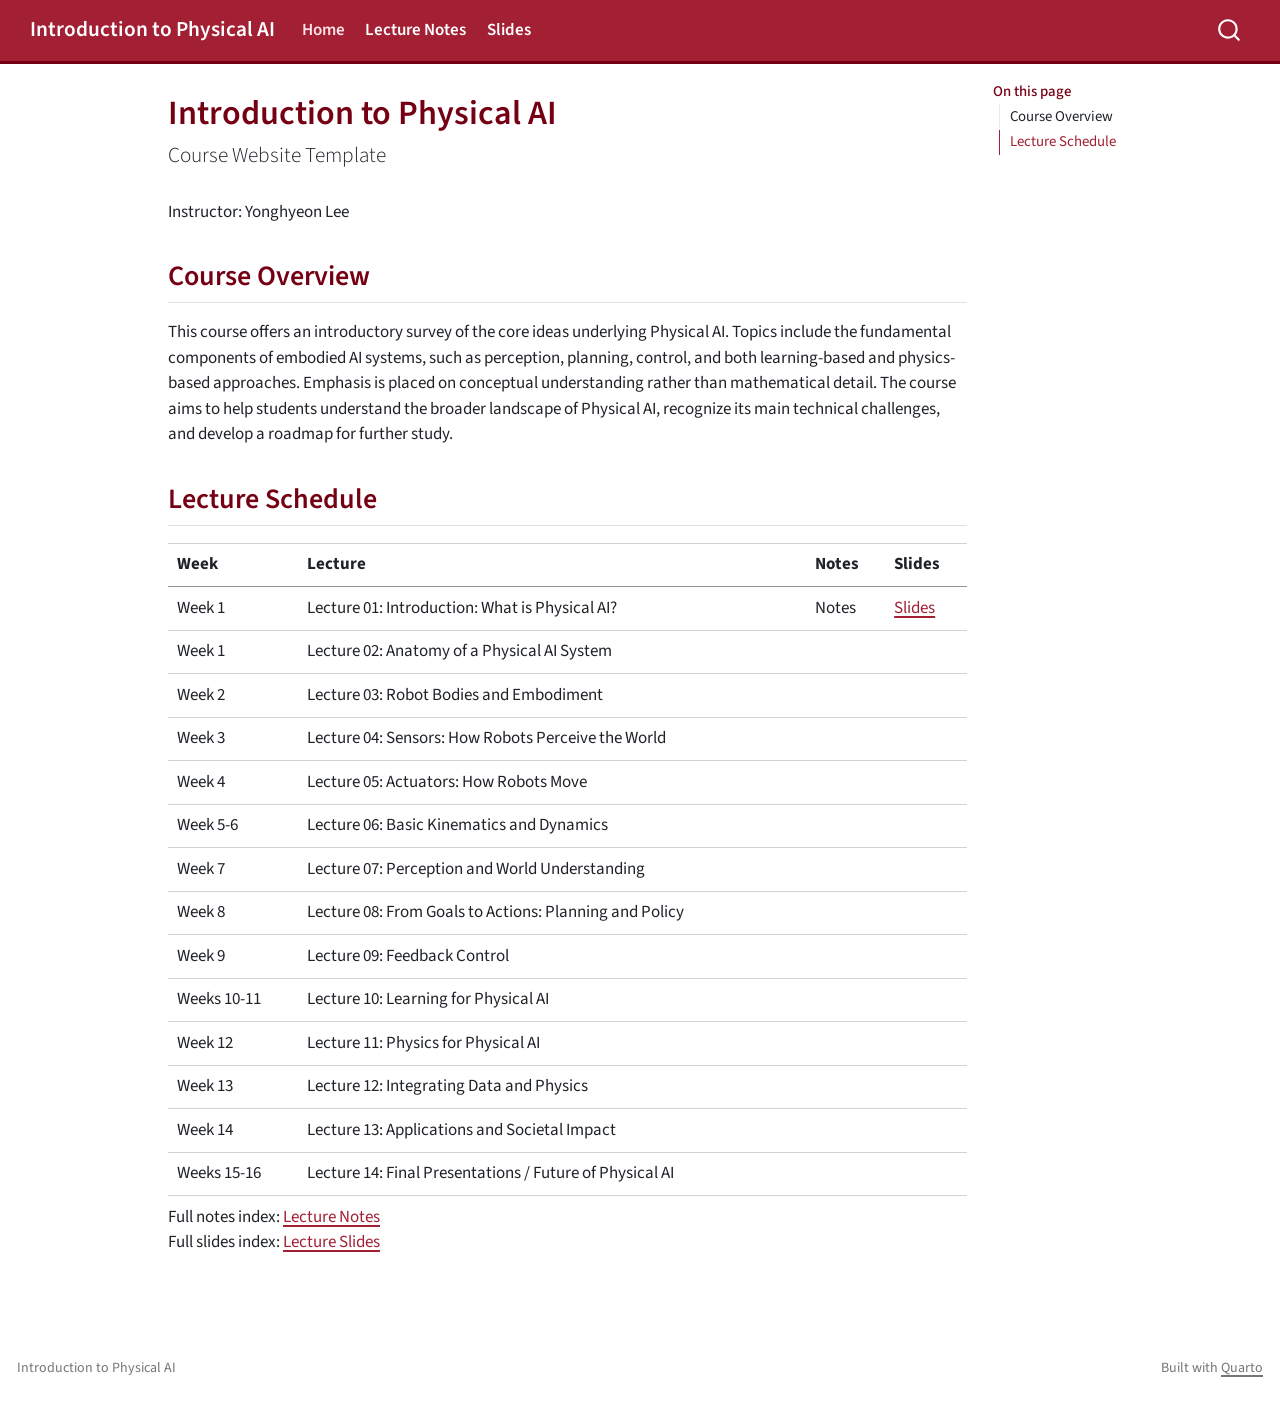
<file: docs/index.html>
<!DOCTYPE html>
<html xmlns="http://www.w3.org/1999/xhtml" lang="en" xml:lang="en"><head>

<meta charset="utf-8">
<meta name="generator" content="quarto-1.9.36">

<meta name="viewport" content="width=device-width, initial-scale=1.0, user-scalable=yes">


<title>Introduction to Physical AI</title>
<style>
/* Default styles provided by pandoc.
** See https://pandoc.org/MANUAL.html#variables-for-html for config info.
*/
code{white-space: pre-wrap;}
span.smallcaps{font-variant: small-caps;}
div.columns{display: flex; gap: min(4vw, 1.5em);}
div.column{flex: auto; overflow-x: auto;}
div.hanging-indent{margin-left: 1.5em; text-indent: -1.5em;}
ul.task-list{list-style: none;}
ul.task-list li input[type="checkbox"] {
  width: 0.8em;
  margin: 0 0.8em 0.2em -1em; /* quarto-specific, see https://github.com/quarto-dev/quarto-cli/issues/4556 */ 
  vertical-align: middle;
}
</style>


<script src="site_libs/quarto-nav/quarto-nav.js"></script>
<script src="site_libs/quarto-nav/headroom.min.js"></script>
<script src="site_libs/clipboard/clipboard.min.js"></script>
<script src="site_libs/quarto-search/autocomplete.umd.js"></script>
<script src="site_libs/quarto-search/fuse.min.js"></script>
<script src="site_libs/quarto-search/quarto-search.js"></script>
<meta name="quarto:offset" content="./">
<script src="site_libs/quarto-html/quarto.js" type="module"></script>
<script src="site_libs/quarto-html/tabsets/tabsets.js" type="module"></script>
<script src="site_libs/quarto-html/popper.min.js"></script>
<script src="site_libs/quarto-html/tippy.umd.min.js"></script>
<script src="site_libs/quarto-html/anchor.min.js"></script>
<link href="site_libs/quarto-html/tippy.css" rel="stylesheet">
<link href="site_libs/quarto-html/quarto-syntax-highlighting-845c23b38eaddc0f92fda52bfe77a8c8.css" rel="stylesheet" id="quarto-text-highlighting-styles">
<script src="site_libs/bootstrap/bootstrap.min.js"></script>
<link href="site_libs/bootstrap/bootstrap-icons.css" rel="stylesheet">
<link href="site_libs/bootstrap/bootstrap-47ae49cd88c9343a815cddf6d1a5ff7e.min.css" rel="stylesheet" append-hash="true" id="quarto-bootstrap" data-mode="light">
<script id="quarto-search-options" type="application/json">{
  "location": "navbar",
  "copy-button": false,
  "collapse-after": 3,
  "panel-placement": "end",
  "type": "overlay",
  "limit": 50,
  "keyboard-shortcut": [
    "f",
    "/",
    "s"
  ],
  "show-item-context": false,
  "language": {
    "search-no-results-text": "No results",
    "search-matching-documents-text": "matching documents",
    "search-copy-link-title": "Copy link to search",
    "search-hide-matches-text": "Hide additional matches",
    "search-more-match-text": "more match in this document",
    "search-more-matches-text": "more matches in this document",
    "search-clear-button-title": "Clear",
    "search-text-placeholder": "",
    "search-detached-cancel-button-title": "Cancel",
    "search-submit-button-title": "Submit",
    "search-label": "Search"
  }
}</script>
<style>html{ scroll-behavior: smooth; }</style>


</head>

<body class="nav-fixed quarto-light">

<div id="quarto-search-results"></div>
  <header id="quarto-header" class="headroom fixed-top">
    <nav class="navbar navbar-expand-lg " data-bs-theme="dark">
      <div class="navbar-container container-fluid">
      <div class="navbar-brand-container mx-auto">
    <a class="navbar-brand" href="./index.html">
    <span class="navbar-title">Introduction to Physical AI</span>
    </a>
  </div>
            <div id="quarto-search" class="" title="Search"></div>
          <button class="navbar-toggler" type="button" data-bs-toggle="collapse" data-bs-target="#navbarCollapse" aria-controls="navbarCollapse" role="menu" aria-expanded="false" aria-label="Toggle navigation" onclick="if (window.quartoToggleHeadroom) { window.quartoToggleHeadroom(); }">
  <span class="navbar-toggler-icon"></span>
</button>
          <div class="collapse navbar-collapse" id="navbarCollapse">
            <ul class="navbar-nav navbar-nav-scroll me-auto">
  <li class="nav-item">
    <a class="nav-link active" href="./index.html" aria-current="page"> 
<span class="menu-text">Home</span></a>
  </li>  
  <li class="nav-item">
    <a class="nav-link" href="./notes/index.html"> 
<span class="menu-text">Lecture Notes</span></a>
  </li>  
  <li class="nav-item">
    <a class="nav-link" href="./slides/index.html"> 
<span class="menu-text">Slides</span></a>
  </li>  
</ul>
          </div> <!-- /navcollapse -->
            <div class="quarto-navbar-tools">
</div>
      </div> <!-- /container-fluid -->
    </nav>
</header>
<!-- content -->
<div id="quarto-content" class="quarto-container page-columns page-rows-contents page-layout-article page-navbar">
<!-- sidebar -->
<!-- margin-sidebar -->
    <div id="quarto-margin-sidebar" class="sidebar margin-sidebar">
        <nav id="TOC" role="doc-toc" class="toc-active">
    <h2 id="toc-title">On this page</h2>
   
  <ul>
  <li><a href="#course-overview" id="toc-course-overview" class="nav-link active" data-scroll-target="#course-overview">Course Overview</a></li>
  <li><a href="#lecture-schedule" id="toc-lecture-schedule" class="nav-link" data-scroll-target="#lecture-schedule">Lecture Schedule</a></li>
  </ul>
</nav>
    </div>
<!-- main -->
<main class="content" id="quarto-document-content">

<header id="title-block-header" class="quarto-title-block default">
<div class="quarto-title">
<h1 class="title">Introduction to Physical AI</h1>
<p class="subtitle lead">Course Website Template</p>
</div>



<div class="quarto-title-meta">

    
  
    
  </div>
  


</header>


<p>Instructor: Yonghyeon Lee</p>
<section id="course-overview" class="level2">
<h2 class="anchored" data-anchor-id="course-overview">Course Overview</h2>
<p>This course offers an introductory survey of the core ideas underlying Physical AI. Topics include the fundamental components of embodied AI systems, such as perception, planning, control, and both learning-based and physics-based approaches. Emphasis is placed on conceptual understanding rather than mathematical detail. The course aims to help students understand the broader landscape of Physical AI, recognize its main technical challenges, and develop a roadmap for further study.</p>
</section>
<section id="lecture-schedule" class="level2">
<h2 class="anchored" data-anchor-id="lecture-schedule">Lecture Schedule</h2>
<table class="caption-top table">
<thead>
<tr class="header">
<th>Week</th>
<th>Lecture</th>
<th>Notes</th>
<th>Slides</th>
</tr>
</thead>
<tbody>
<tr class="odd">
<td>Week 1</td>
<td>Lecture 01: Introduction: What is Physical AI?</td>
<td>Notes</td>
<td><a href="https://1drv.ms/p/c/831745eefddf18d9/IQDcJe5nNr1aT55wQnANUypHAR9lrb_BRc5bE60a1k5iy3M?e=qC3FmL">Slides</a></td>
</tr>
<tr class="even">
<td>Week 1</td>
<td>Lecture 02: Anatomy of a Physical AI System</td>
<td></td>
<td></td>
</tr>
<tr class="odd">
<td>Week 2</td>
<td>Lecture 03: Robot Bodies and Embodiment</td>
<td></td>
<td></td>
</tr>
<tr class="even">
<td>Week 3</td>
<td>Lecture 04: Sensors: How Robots Perceive the World</td>
<td></td>
<td></td>
</tr>
<tr class="odd">
<td>Week 4</td>
<td>Lecture 05: Actuators: How Robots Move</td>
<td></td>
<td></td>
</tr>
<tr class="even">
<td>Week 5-6</td>
<td>Lecture 06: Basic Kinematics and Dynamics</td>
<td></td>
<td></td>
</tr>
<tr class="odd">
<td>Week 7</td>
<td>Lecture 07: Perception and World Understanding</td>
<td></td>
<td></td>
</tr>
<tr class="even">
<td>Week 8</td>
<td>Lecture 08: From Goals to Actions: Planning and Policy</td>
<td></td>
<td></td>
</tr>
<tr class="odd">
<td>Week 9</td>
<td>Lecture 09: Feedback Control</td>
<td></td>
<td></td>
</tr>
<tr class="even">
<td>Weeks 10-11</td>
<td>Lecture 10: Learning for Physical AI</td>
<td></td>
<td></td>
</tr>
<tr class="odd">
<td>Week 12</td>
<td>Lecture 11: Physics for Physical AI</td>
<td></td>
<td></td>
</tr>
<tr class="even">
<td>Week 13</td>
<td>Lecture 12: Integrating Data and Physics</td>
<td></td>
<td></td>
</tr>
<tr class="odd">
<td>Week 14</td>
<td>Lecture 13: Applications and Societal Impact</td>
<td></td>
<td></td>
</tr>
<tr class="even">
<td>Weeks 15-16</td>
<td>Lecture 14: Final Presentations / Future of Physical AI</td>
<td></td>
<td></td>
</tr>
</tbody>
</table>
<p>Full notes index: <a href="./notes/index.html">Lecture Notes</a><br> Full slides index: <a href="./slides/index.html">Lecture Slides</a></p>


</section>

</main> <!-- /main -->
<script id="quarto-html-after-body" type="application/javascript">
  window.document.addEventListener("DOMContentLoaded", function (event) {
    const icon = "";
    const anchorJS = new window.AnchorJS();
    anchorJS.options = {
      placement: 'right',
      icon: icon
    };
    anchorJS.add('.anchored');
    const isCodeAnnotation = (el) => {
      for (const clz of el.classList) {
        if (clz.startsWith('code-annotation-')) {                     
          return true;
        }
      }
      return false;
    }
    const onCopySuccess = function(e) {
      // button target
      const button = e.trigger;
      // don't keep focus
      button.blur();
      // flash "checked"
      button.classList.add('code-copy-button-checked');
      var currentTitle = button.getAttribute("title");
      button.setAttribute("title", "Copied!");
      let tooltip;
      if (window.bootstrap) {
        button.setAttribute("data-bs-toggle", "tooltip");
        button.setAttribute("data-bs-placement", "left");
        button.setAttribute("data-bs-title", "Copied!");
        tooltip = new bootstrap.Tooltip(button, 
          { trigger: "manual", 
            customClass: "code-copy-button-tooltip",
            offset: [0, -8]});
        tooltip.show();    
      }
      setTimeout(function() {
        if (tooltip) {
          tooltip.hide();
          button.removeAttribute("data-bs-title");
          button.removeAttribute("data-bs-toggle");
          button.removeAttribute("data-bs-placement");
        }
        button.setAttribute("title", currentTitle);
        button.classList.remove('code-copy-button-checked');
      }, 1000);
      // clear code selection
      e.clearSelection();
    }
    const getTextToCopy = function(trigger) {
      const outerScaffold = trigger.parentElement.cloneNode(true);
      const codeEl = outerScaffold.querySelector('code');
      for (const childEl of codeEl.children) {
        if (isCodeAnnotation(childEl)) {
          childEl.remove();
        }
      }
      return codeEl.innerText;
    }
    const clipboard = new window.ClipboardJS('.code-copy-button:not([data-in-quarto-modal])', {
      text: getTextToCopy
    });
    clipboard.on('success', onCopySuccess);
    if (window.document.getElementById('quarto-embedded-source-code-modal')) {
      const clipboardModal = new window.ClipboardJS('.code-copy-button[data-in-quarto-modal]', {
        text: getTextToCopy,
        container: window.document.getElementById('quarto-embedded-source-code-modal')
      });
      clipboardModal.on('success', onCopySuccess);
    }
      var localhostRegex = new RegExp(/^(?:http|https):\/\/localhost\:?[0-9]*\//);
      var mailtoRegex = new RegExp(/^mailto:/);
        var filterRegex = new RegExp('/' + window.location.host + '/');
      var isInternal = (href) => {
          return filterRegex.test(href) || localhostRegex.test(href) || mailtoRegex.test(href);
      }
      // Inspect non-navigation links and adorn them if external
     var links = window.document.querySelectorAll('a[href]:not(.nav-link):not(.navbar-brand):not(.toc-action):not(.sidebar-link):not(.sidebar-item-toggle):not(.pagination-link):not(.no-external):not([aria-hidden]):not(.dropdown-item):not(.quarto-navigation-tool):not(.about-link)');
      for (var i=0; i<links.length; i++) {
        const link = links[i];
        if (!isInternal(link.href)) {
          // undo the damage that might have been done by quarto-nav.js in the case of
          // links that we want to consider external
          if (link.dataset.originalHref !== undefined) {
            link.href = link.dataset.originalHref;
          }
        }
      }
    function tippyHover(el, contentFn, onTriggerFn, onUntriggerFn) {
      const config = {
        allowHTML: true,
        maxWidth: 500,
        delay: 100,
        arrow: false,
        appendTo: function(el) {
            return el.parentElement;
        },
        interactive: true,
        interactiveBorder: 10,
        theme: 'quarto',
        placement: 'bottom-start',
      };
      if (contentFn) {
        config.content = contentFn;
      }
      if (onTriggerFn) {
        config.onTrigger = onTriggerFn;
      }
      if (onUntriggerFn) {
        config.onUntrigger = onUntriggerFn;
      }
      window.tippy(el, config); 
    }
    const noterefs = window.document.querySelectorAll('a[role="doc-noteref"]');
    for (var i=0; i<noterefs.length; i++) {
      const ref = noterefs[i];
      tippyHover(ref, function() {
        // use id or data attribute instead here
        let href = ref.getAttribute('data-footnote-href') || ref.getAttribute('href');
        try { href = new URL(href).hash; } catch {}
        const id = href.replace(/^#\/?/, "");
        const note = window.document.getElementById(id);
        if (note) {
          return note.innerHTML;
        } else {
          return "";
        }
      });
    }
    const xrefs = window.document.querySelectorAll('a.quarto-xref');
    const processXRef = (id, note) => {
      // Strip column container classes
      const stripColumnClz = (el) => {
        el.classList.remove("page-full", "page-columns");
        if (el.children) {
          for (const child of el.children) {
            stripColumnClz(child);
          }
        }
      }
      stripColumnClz(note)
      if (id === null || id.startsWith('sec-')) {
        // Special case sections, only their first couple elements
        const container = document.createElement("div");
        if (note.children && note.children.length > 2) {
          container.appendChild(note.children[0].cloneNode(true));
          for (let i = 1; i < note.children.length; i++) {
            const child = note.children[i];
            if (child.tagName === "P" && child.innerText === "") {
              continue;
            } else {
              container.appendChild(child.cloneNode(true));
              break;
            }
          }
          if (window.Quarto?.typesetMath) {
            window.Quarto.typesetMath(container);
          }
          return container.innerHTML
        } else {
          if (window.Quarto?.typesetMath) {
            window.Quarto.typesetMath(note);
          }
          return note.innerHTML;
        }
      } else {
        // Remove any anchor links if they are present
        const anchorLink = note.querySelector('a.anchorjs-link');
        if (anchorLink) {
          anchorLink.remove();
        }
        if (window.Quarto?.typesetMath) {
          window.Quarto.typesetMath(note);
        }
        if (note.classList.contains("callout")) {
          return note.outerHTML;
        } else {
          return note.innerHTML;
        }
      }
    }
    for (var i=0; i<xrefs.length; i++) {
      const xref = xrefs[i];
      tippyHover(xref, undefined, function(instance) {
        instance.disable();
        let url = xref.getAttribute('href');
        let hash = undefined; 
        if (url.startsWith('#')) {
          hash = url;
        } else {
          try { hash = new URL(url).hash; } catch {}
        }
        if (hash) {
          const id = hash.replace(/^#\/?/, "");
          const note = window.document.getElementById(id);
          if (note !== null) {
            try {
              const html = processXRef(id, note.cloneNode(true));
              instance.setContent(html);
            } finally {
              instance.enable();
              instance.show();
            }
          } else {
            // See if we can fetch this
            fetch(url.split('#')[0])
            .then(res => res.text())
            .then(html => {
              const parser = new DOMParser();
              const htmlDoc = parser.parseFromString(html, "text/html");
              const note = htmlDoc.getElementById(id);
              if (note !== null) {
                const html = processXRef(id, note);
                instance.setContent(html);
              } 
            }).finally(() => {
              instance.enable();
              instance.show();
            });
          }
        } else {
          // See if we can fetch a full url (with no hash to target)
          // This is a special case and we should probably do some content thinning / targeting
          fetch(url)
          .then(res => res.text())
          .then(html => {
            const parser = new DOMParser();
            const htmlDoc = parser.parseFromString(html, "text/html");
            const note = htmlDoc.querySelector('main.content');
            if (note !== null) {
              // This should only happen for chapter cross references
              // (since there is no id in the URL)
              // remove the first header
              if (note.children.length > 0 && note.children[0].tagName === "HEADER") {
                note.children[0].remove();
              }
              const html = processXRef(null, note);
              instance.setContent(html);
            } 
          }).finally(() => {
            instance.enable();
            instance.show();
          });
        }
      }, function(instance) {
      });
    }
        let selectedAnnoteEl;
        const selectorForAnnotation = ( cell, annotation) => {
          let cellAttr = 'data-code-cell="' + cell + '"';
          let lineAttr = 'data-code-annotation="' +  annotation + '"';
          const selector = 'span[' + cellAttr + '][' + lineAttr + ']';
          return selector;
        }
        const selectCodeLines = (annoteEl) => {
          const doc = window.document;
          const targetCell = annoteEl.getAttribute("data-target-cell");
          const targetAnnotation = annoteEl.getAttribute("data-target-annotation");
          const annoteSpan = window.document.querySelector(selectorForAnnotation(targetCell, targetAnnotation));
          const lines = annoteSpan.getAttribute("data-code-lines").split(",");
          const lineIds = lines.map((line) => {
            return targetCell + "-" + line;
          })
          let top = null;
          let height = null;
          let parent = null;
          if (lineIds.length > 0) {
              //compute the position of the single el (top and bottom and make a div)
              const el = window.document.getElementById(lineIds[0]);
              top = el.offsetTop;
              height = el.offsetHeight;
              parent = el.parentElement.parentElement;
            if (lineIds.length > 1) {
              const lastEl = window.document.getElementById(lineIds[lineIds.length - 1]);
              const bottom = lastEl.offsetTop + lastEl.offsetHeight;
              height = bottom - top;
            }
            if (top !== null && height !== null && parent !== null) {
              // cook up a div (if necessary) and position it 
              let div = window.document.getElementById("code-annotation-line-highlight");
              if (div === null) {
                div = window.document.createElement("div");
                div.setAttribute("id", "code-annotation-line-highlight");
                div.style.position = 'absolute';
                parent.appendChild(div);
              }
              div.style.top = top - 2 + "px";
              div.style.height = height + 4 + "px";
              div.style.left = 0;
              let gutterDiv = window.document.getElementById("code-annotation-line-highlight-gutter");
              if (gutterDiv === null) {
                gutterDiv = window.document.createElement("div");
                gutterDiv.setAttribute("id", "code-annotation-line-highlight-gutter");
                gutterDiv.style.position = 'absolute';
                const codeCell = window.document.getElementById(targetCell);
                const gutter = codeCell.querySelector('.code-annotation-gutter');
                gutter.appendChild(gutterDiv);
              }
              gutterDiv.style.top = top - 2 + "px";
              gutterDiv.style.height = height + 4 + "px";
            }
            selectedAnnoteEl = annoteEl;
          }
        };
        const unselectCodeLines = () => {
          const elementsIds = ["code-annotation-line-highlight", "code-annotation-line-highlight-gutter"];
          elementsIds.forEach((elId) => {
            const div = window.document.getElementById(elId);
            if (div) {
              div.remove();
            }
          });
          selectedAnnoteEl = undefined;
        };
          // Handle positioning of the toggle
      window.addEventListener(
        "resize",
        throttle(() => {
          elRect = undefined;
          if (selectedAnnoteEl) {
            selectCodeLines(selectedAnnoteEl);
          }
        }, 10)
      );
      function throttle(fn, ms) {
      let throttle = false;
      let timer;
        return (...args) => {
          if(!throttle) { // first call gets through
              fn.apply(this, args);
              throttle = true;
          } else { // all the others get throttled
              if(timer) clearTimeout(timer); // cancel #2
              timer = setTimeout(() => {
                fn.apply(this, args);
                timer = throttle = false;
              }, ms);
          }
        };
      }
        // Attach click handler to the DT
        const annoteDls = window.document.querySelectorAll('dt[data-target-cell]');
        for (const annoteDlNode of annoteDls) {
          annoteDlNode.addEventListener('click', (event) => {
            const clickedEl = event.target;
            if (clickedEl !== selectedAnnoteEl) {
              unselectCodeLines();
              const activeEl = window.document.querySelector('dt[data-target-cell].code-annotation-active');
              if (activeEl) {
                activeEl.classList.remove('code-annotation-active');
              }
              selectCodeLines(clickedEl);
              clickedEl.classList.add('code-annotation-active');
            } else {
              // Unselect the line
              unselectCodeLines();
              clickedEl.classList.remove('code-annotation-active');
            }
          });
        }
    const findCites = (el) => {
      const parentEl = el.parentElement;
      if (parentEl) {
        const cites = parentEl.dataset.cites;
        if (cites) {
          return {
            el,
            cites: cites.split(' ')
          };
        } else {
          return findCites(el.parentElement)
        }
      } else {
        return undefined;
      }
    };
    var bibliorefs = window.document.querySelectorAll('a[role="doc-biblioref"]');
    for (var i=0; i<bibliorefs.length; i++) {
      const ref = bibliorefs[i];
      const citeInfo = findCites(ref);
      if (citeInfo) {
        tippyHover(citeInfo.el, function() {
          var popup = window.document.createElement('div');
          citeInfo.cites.forEach(function(cite) {
            var citeDiv = window.document.createElement('div');
            citeDiv.classList.add('hanging-indent');
            citeDiv.classList.add('csl-entry');
            var biblioDiv = window.document.getElementById('ref-' + cite);
            if (biblioDiv) {
              citeDiv.innerHTML = biblioDiv.innerHTML;
            }
            popup.appendChild(citeDiv);
          });
          return popup.innerHTML;
        });
      }
    }
  });
  </script>
</div> <!-- /content -->
<footer class="footer">
  <div class="nav-footer">
    <div class="nav-footer-left">
<p>Introduction to Physical AI</p>
</div>   
    <div class="nav-footer-center">
      &nbsp;
    </div>
    <div class="nav-footer-right">
<p>Built with <a href="https://quarto.org">Quarto</a></p>
</div>
  </div>
</footer>




<script src="site_libs/quarto-html/zenscroll-min.js"></script>
</body></html>
</file>
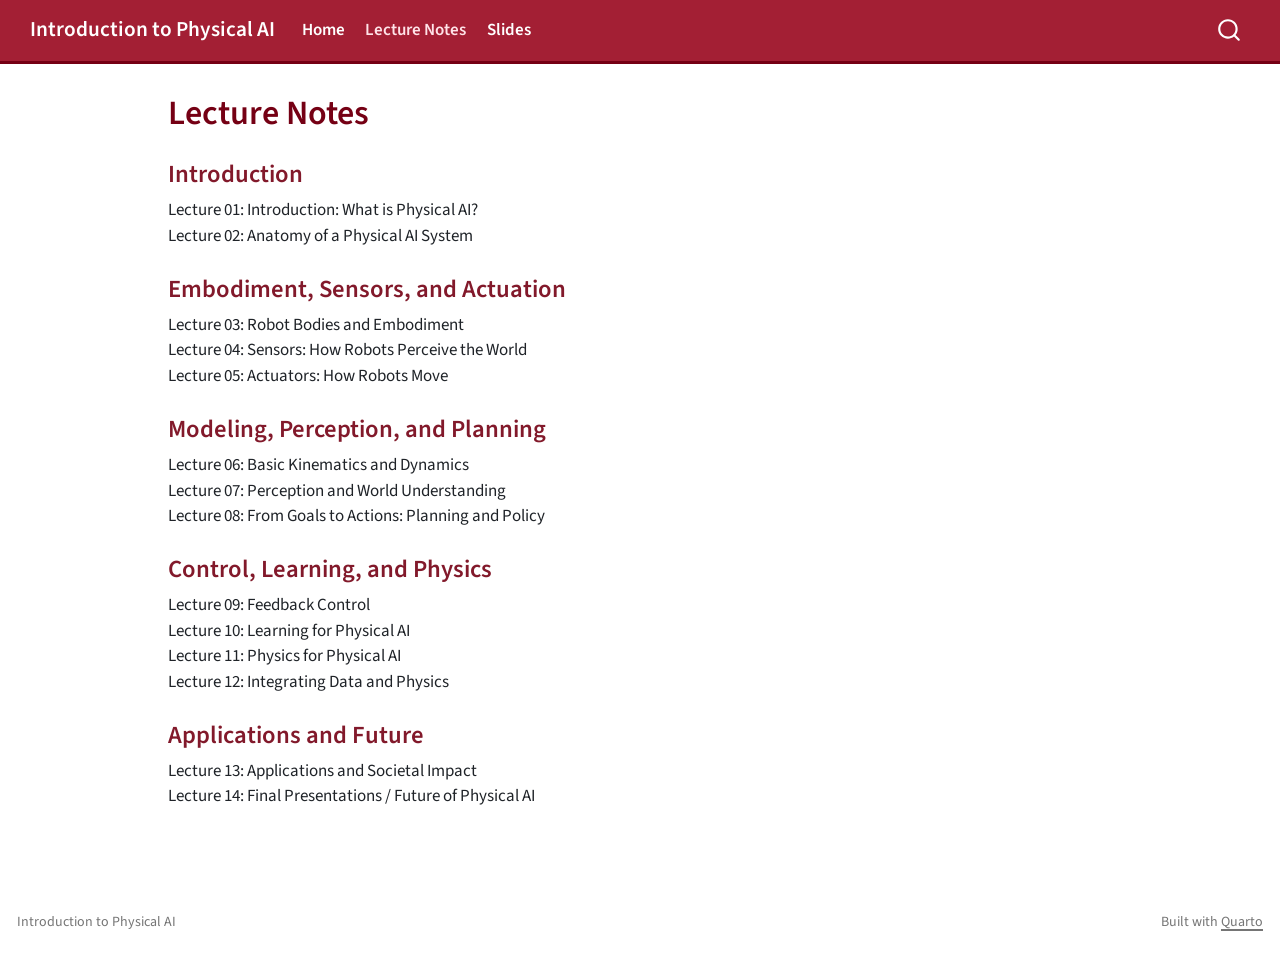
<file: docs/notes/index.html>
<!DOCTYPE html>
<html xmlns="http://www.w3.org/1999/xhtml" lang="en" xml:lang="en"><head>

<meta charset="utf-8">
<meta name="generator" content="quarto-1.9.36">

<meta name="viewport" content="width=device-width, initial-scale=1.0, user-scalable=yes">


<title>Lecture Notes – Introduction to Physical AI</title>
<style>
/* Default styles provided by pandoc.
** See https://pandoc.org/MANUAL.html#variables-for-html for config info.
*/
code{white-space: pre-wrap;}
span.smallcaps{font-variant: small-caps;}
div.columns{display: flex; gap: min(4vw, 1.5em);}
div.column{flex: auto; overflow-x: auto;}
div.hanging-indent{margin-left: 1.5em; text-indent: -1.5em;}
ul.task-list{list-style: none;}
ul.task-list li input[type="checkbox"] {
  width: 0.8em;
  margin: 0 0.8em 0.2em -1em; /* quarto-specific, see https://github.com/quarto-dev/quarto-cli/issues/4556 */ 
  vertical-align: middle;
}
</style>


<script src="../site_libs/quarto-nav/quarto-nav.js"></script>
<script src="../site_libs/quarto-nav/headroom.min.js"></script>
<script src="../site_libs/clipboard/clipboard.min.js"></script>
<script src="../site_libs/quarto-search/autocomplete.umd.js"></script>
<script src="../site_libs/quarto-search/fuse.min.js"></script>
<script src="../site_libs/quarto-search/quarto-search.js"></script>
<meta name="quarto:offset" content="../">
<script src="../site_libs/quarto-html/quarto.js" type="module"></script>
<script src="../site_libs/quarto-html/tabsets/tabsets.js" type="module"></script>
<script src="../site_libs/quarto-html/popper.min.js"></script>
<script src="../site_libs/quarto-html/tippy.umd.min.js"></script>
<script src="../site_libs/quarto-html/anchor.min.js"></script>
<link href="../site_libs/quarto-html/tippy.css" rel="stylesheet">
<link href="../site_libs/quarto-html/quarto-syntax-highlighting-845c23b38eaddc0f92fda52bfe77a8c8.css" rel="stylesheet" id="quarto-text-highlighting-styles">
<script src="../site_libs/bootstrap/bootstrap.min.js"></script>
<link href="../site_libs/bootstrap/bootstrap-icons.css" rel="stylesheet">
<link href="../site_libs/bootstrap/bootstrap-47ae49cd88c9343a815cddf6d1a5ff7e.min.css" rel="stylesheet" append-hash="true" id="quarto-bootstrap" data-mode="light">
<script id="quarto-search-options" type="application/json">{
  "location": "navbar",
  "copy-button": false,
  "collapse-after": 3,
  "panel-placement": "end",
  "type": "overlay",
  "limit": 50,
  "keyboard-shortcut": [
    "f",
    "/",
    "s"
  ],
  "show-item-context": false,
  "language": {
    "search-no-results-text": "No results",
    "search-matching-documents-text": "matching documents",
    "search-copy-link-title": "Copy link to search",
    "search-hide-matches-text": "Hide additional matches",
    "search-more-match-text": "more match in this document",
    "search-more-matches-text": "more matches in this document",
    "search-clear-button-title": "Clear",
    "search-text-placeholder": "",
    "search-detached-cancel-button-title": "Cancel",
    "search-submit-button-title": "Submit",
    "search-label": "Search"
  }
}</script>
<style>html{ scroll-behavior: smooth; }</style>


</head>

<body class="nav-fixed quarto-light">

<div id="quarto-search-results"></div>
  <header id="quarto-header" class="headroom fixed-top">
    <nav class="navbar navbar-expand-lg " data-bs-theme="dark">
      <div class="navbar-container container-fluid">
      <div class="navbar-brand-container mx-auto">
    <a class="navbar-brand" href="../index.html">
    <span class="navbar-title">Introduction to Physical AI</span>
    </a>
  </div>
            <div id="quarto-search" class="" title="Search"></div>
          <button class="navbar-toggler" type="button" data-bs-toggle="collapse" data-bs-target="#navbarCollapse" aria-controls="navbarCollapse" role="menu" aria-expanded="false" aria-label="Toggle navigation" onclick="if (window.quartoToggleHeadroom) { window.quartoToggleHeadroom(); }">
  <span class="navbar-toggler-icon"></span>
</button>
          <div class="collapse navbar-collapse" id="navbarCollapse">
            <ul class="navbar-nav navbar-nav-scroll me-auto">
  <li class="nav-item">
    <a class="nav-link" href="../index.html"> 
<span class="menu-text">Home</span></a>
  </li>  
  <li class="nav-item">
    <a class="nav-link active" href="../notes/index.html" aria-current="page"> 
<span class="menu-text">Lecture Notes</span></a>
  </li>  
  <li class="nav-item">
    <a class="nav-link" href="../slides/index.html"> 
<span class="menu-text">Slides</span></a>
  </li>  
</ul>
          </div> <!-- /navcollapse -->
            <div class="quarto-navbar-tools">
</div>
      </div> <!-- /container-fluid -->
    </nav>
</header>
<!-- content -->
<div id="quarto-content" class="quarto-container page-columns page-rows-contents page-layout-article page-navbar">
<!-- sidebar -->
<!-- margin-sidebar -->
    <div id="quarto-margin-sidebar" class="sidebar margin-sidebar zindex-bottom">
        
    </div>
<!-- main -->
<main class="content" id="quarto-document-content">

<header id="title-block-header" class="quarto-title-block default">
<div class="quarto-title">
<h1 class="title">Lecture Notes</h1>
</div>



<div class="quarto-title-meta">

    
  
    
  </div>
  


</header>


<div class="lecture-list">
<section id="introduction" class="level3 unnumbered">
<h3 class="unnumbered anchored" data-anchor-id="introduction">Introduction</h3>
<p>Lecture 01: Introduction: What is Physical AI?<br> Lecture 02: Anatomy of a Physical AI System<br></p>
</section>
<section id="embodiment-sensors-and-actuation" class="level3 unnumbered">
<h3 class="unnumbered anchored" data-anchor-id="embodiment-sensors-and-actuation">Embodiment, Sensors, and Actuation</h3>
<p>Lecture 03: Robot Bodies and Embodiment<br> Lecture 04: Sensors: How Robots Perceive the World<br> Lecture 05: Actuators: How Robots Move<br></p>
</section>
<section id="modeling-perception-and-planning" class="level3 unnumbered">
<h3 class="unnumbered anchored" data-anchor-id="modeling-perception-and-planning">Modeling, Perception, and Planning</h3>
<p>Lecture 06: Basic Kinematics and Dynamics<br> Lecture 07: Perception and World Understanding<br> Lecture 08: From Goals to Actions: Planning and Policy<br></p>
</section>
<section id="control-learning-and-physics" class="level3 unnumbered">
<h3 class="unnumbered anchored" data-anchor-id="control-learning-and-physics">Control, Learning, and Physics</h3>
<p>Lecture 09: Feedback Control<br> Lecture 10: Learning for Physical AI<br> Lecture 11: Physics for Physical AI<br> Lecture 12: Integrating Data and Physics<br></p>
</section>
<section id="applications-and-future" class="level3 unnumbered">
<h3 class="unnumbered anchored" data-anchor-id="applications-and-future">Applications and Future</h3>
<p>Lecture 13: Applications and Societal Impact<br> Lecture 14: Final Presentations / Future of Physical AI<br></p>
</section>
</div>



</main> <!-- /main -->
<script id="quarto-html-after-body" type="application/javascript">
  window.document.addEventListener("DOMContentLoaded", function (event) {
    const icon = "";
    const anchorJS = new window.AnchorJS();
    anchorJS.options = {
      placement: 'right',
      icon: icon
    };
    anchorJS.add('.anchored');
    const isCodeAnnotation = (el) => {
      for (const clz of el.classList) {
        if (clz.startsWith('code-annotation-')) {                     
          return true;
        }
      }
      return false;
    }
    const onCopySuccess = function(e) {
      // button target
      const button = e.trigger;
      // don't keep focus
      button.blur();
      // flash "checked"
      button.classList.add('code-copy-button-checked');
      var currentTitle = button.getAttribute("title");
      button.setAttribute("title", "Copied!");
      let tooltip;
      if (window.bootstrap) {
        button.setAttribute("data-bs-toggle", "tooltip");
        button.setAttribute("data-bs-placement", "left");
        button.setAttribute("data-bs-title", "Copied!");
        tooltip = new bootstrap.Tooltip(button, 
          { trigger: "manual", 
            customClass: "code-copy-button-tooltip",
            offset: [0, -8]});
        tooltip.show();    
      }
      setTimeout(function() {
        if (tooltip) {
          tooltip.hide();
          button.removeAttribute("data-bs-title");
          button.removeAttribute("data-bs-toggle");
          button.removeAttribute("data-bs-placement");
        }
        button.setAttribute("title", currentTitle);
        button.classList.remove('code-copy-button-checked');
      }, 1000);
      // clear code selection
      e.clearSelection();
    }
    const getTextToCopy = function(trigger) {
      const outerScaffold = trigger.parentElement.cloneNode(true);
      const codeEl = outerScaffold.querySelector('code');
      for (const childEl of codeEl.children) {
        if (isCodeAnnotation(childEl)) {
          childEl.remove();
        }
      }
      return codeEl.innerText;
    }
    const clipboard = new window.ClipboardJS('.code-copy-button:not([data-in-quarto-modal])', {
      text: getTextToCopy
    });
    clipboard.on('success', onCopySuccess);
    if (window.document.getElementById('quarto-embedded-source-code-modal')) {
      const clipboardModal = new window.ClipboardJS('.code-copy-button[data-in-quarto-modal]', {
        text: getTextToCopy,
        container: window.document.getElementById('quarto-embedded-source-code-modal')
      });
      clipboardModal.on('success', onCopySuccess);
    }
      var localhostRegex = new RegExp(/^(?:http|https):\/\/localhost\:?[0-9]*\//);
      var mailtoRegex = new RegExp(/^mailto:/);
        var filterRegex = new RegExp('/' + window.location.host + '/');
      var isInternal = (href) => {
          return filterRegex.test(href) || localhostRegex.test(href) || mailtoRegex.test(href);
      }
      // Inspect non-navigation links and adorn them if external
     var links = window.document.querySelectorAll('a[href]:not(.nav-link):not(.navbar-brand):not(.toc-action):not(.sidebar-link):not(.sidebar-item-toggle):not(.pagination-link):not(.no-external):not([aria-hidden]):not(.dropdown-item):not(.quarto-navigation-tool):not(.about-link)');
      for (var i=0; i<links.length; i++) {
        const link = links[i];
        if (!isInternal(link.href)) {
          // undo the damage that might have been done by quarto-nav.js in the case of
          // links that we want to consider external
          if (link.dataset.originalHref !== undefined) {
            link.href = link.dataset.originalHref;
          }
        }
      }
    function tippyHover(el, contentFn, onTriggerFn, onUntriggerFn) {
      const config = {
        allowHTML: true,
        maxWidth: 500,
        delay: 100,
        arrow: false,
        appendTo: function(el) {
            return el.parentElement;
        },
        interactive: true,
        interactiveBorder: 10,
        theme: 'quarto',
        placement: 'bottom-start',
      };
      if (contentFn) {
        config.content = contentFn;
      }
      if (onTriggerFn) {
        config.onTrigger = onTriggerFn;
      }
      if (onUntriggerFn) {
        config.onUntrigger = onUntriggerFn;
      }
      window.tippy(el, config); 
    }
    const noterefs = window.document.querySelectorAll('a[role="doc-noteref"]');
    for (var i=0; i<noterefs.length; i++) {
      const ref = noterefs[i];
      tippyHover(ref, function() {
        // use id or data attribute instead here
        let href = ref.getAttribute('data-footnote-href') || ref.getAttribute('href');
        try { href = new URL(href).hash; } catch {}
        const id = href.replace(/^#\/?/, "");
        const note = window.document.getElementById(id);
        if (note) {
          return note.innerHTML;
        } else {
          return "";
        }
      });
    }
    const xrefs = window.document.querySelectorAll('a.quarto-xref');
    const processXRef = (id, note) => {
      // Strip column container classes
      const stripColumnClz = (el) => {
        el.classList.remove("page-full", "page-columns");
        if (el.children) {
          for (const child of el.children) {
            stripColumnClz(child);
          }
        }
      }
      stripColumnClz(note)
      if (id === null || id.startsWith('sec-')) {
        // Special case sections, only their first couple elements
        const container = document.createElement("div");
        if (note.children && note.children.length > 2) {
          container.appendChild(note.children[0].cloneNode(true));
          for (let i = 1; i < note.children.length; i++) {
            const child = note.children[i];
            if (child.tagName === "P" && child.innerText === "") {
              continue;
            } else {
              container.appendChild(child.cloneNode(true));
              break;
            }
          }
          if (window.Quarto?.typesetMath) {
            window.Quarto.typesetMath(container);
          }
          return container.innerHTML
        } else {
          if (window.Quarto?.typesetMath) {
            window.Quarto.typesetMath(note);
          }
          return note.innerHTML;
        }
      } else {
        // Remove any anchor links if they are present
        const anchorLink = note.querySelector('a.anchorjs-link');
        if (anchorLink) {
          anchorLink.remove();
        }
        if (window.Quarto?.typesetMath) {
          window.Quarto.typesetMath(note);
        }
        if (note.classList.contains("callout")) {
          return note.outerHTML;
        } else {
          return note.innerHTML;
        }
      }
    }
    for (var i=0; i<xrefs.length; i++) {
      const xref = xrefs[i];
      tippyHover(xref, undefined, function(instance) {
        instance.disable();
        let url = xref.getAttribute('href');
        let hash = undefined; 
        if (url.startsWith('#')) {
          hash = url;
        } else {
          try { hash = new URL(url).hash; } catch {}
        }
        if (hash) {
          const id = hash.replace(/^#\/?/, "");
          const note = window.document.getElementById(id);
          if (note !== null) {
            try {
              const html = processXRef(id, note.cloneNode(true));
              instance.setContent(html);
            } finally {
              instance.enable();
              instance.show();
            }
          } else {
            // See if we can fetch this
            fetch(url.split('#')[0])
            .then(res => res.text())
            .then(html => {
              const parser = new DOMParser();
              const htmlDoc = parser.parseFromString(html, "text/html");
              const note = htmlDoc.getElementById(id);
              if (note !== null) {
                const html = processXRef(id, note);
                instance.setContent(html);
              } 
            }).finally(() => {
              instance.enable();
              instance.show();
            });
          }
        } else {
          // See if we can fetch a full url (with no hash to target)
          // This is a special case and we should probably do some content thinning / targeting
          fetch(url)
          .then(res => res.text())
          .then(html => {
            const parser = new DOMParser();
            const htmlDoc = parser.parseFromString(html, "text/html");
            const note = htmlDoc.querySelector('main.content');
            if (note !== null) {
              // This should only happen for chapter cross references
              // (since there is no id in the URL)
              // remove the first header
              if (note.children.length > 0 && note.children[0].tagName === "HEADER") {
                note.children[0].remove();
              }
              const html = processXRef(null, note);
              instance.setContent(html);
            } 
          }).finally(() => {
            instance.enable();
            instance.show();
          });
        }
      }, function(instance) {
      });
    }
        let selectedAnnoteEl;
        const selectorForAnnotation = ( cell, annotation) => {
          let cellAttr = 'data-code-cell="' + cell + '"';
          let lineAttr = 'data-code-annotation="' +  annotation + '"';
          const selector = 'span[' + cellAttr + '][' + lineAttr + ']';
          return selector;
        }
        const selectCodeLines = (annoteEl) => {
          const doc = window.document;
          const targetCell = annoteEl.getAttribute("data-target-cell");
          const targetAnnotation = annoteEl.getAttribute("data-target-annotation");
          const annoteSpan = window.document.querySelector(selectorForAnnotation(targetCell, targetAnnotation));
          const lines = annoteSpan.getAttribute("data-code-lines").split(",");
          const lineIds = lines.map((line) => {
            return targetCell + "-" + line;
          })
          let top = null;
          let height = null;
          let parent = null;
          if (lineIds.length > 0) {
              //compute the position of the single el (top and bottom and make a div)
              const el = window.document.getElementById(lineIds[0]);
              top = el.offsetTop;
              height = el.offsetHeight;
              parent = el.parentElement.parentElement;
            if (lineIds.length > 1) {
              const lastEl = window.document.getElementById(lineIds[lineIds.length - 1]);
              const bottom = lastEl.offsetTop + lastEl.offsetHeight;
              height = bottom - top;
            }
            if (top !== null && height !== null && parent !== null) {
              // cook up a div (if necessary) and position it 
              let div = window.document.getElementById("code-annotation-line-highlight");
              if (div === null) {
                div = window.document.createElement("div");
                div.setAttribute("id", "code-annotation-line-highlight");
                div.style.position = 'absolute';
                parent.appendChild(div);
              }
              div.style.top = top - 2 + "px";
              div.style.height = height + 4 + "px";
              div.style.left = 0;
              let gutterDiv = window.document.getElementById("code-annotation-line-highlight-gutter");
              if (gutterDiv === null) {
                gutterDiv = window.document.createElement("div");
                gutterDiv.setAttribute("id", "code-annotation-line-highlight-gutter");
                gutterDiv.style.position = 'absolute';
                const codeCell = window.document.getElementById(targetCell);
                const gutter = codeCell.querySelector('.code-annotation-gutter');
                gutter.appendChild(gutterDiv);
              }
              gutterDiv.style.top = top - 2 + "px";
              gutterDiv.style.height = height + 4 + "px";
            }
            selectedAnnoteEl = annoteEl;
          }
        };
        const unselectCodeLines = () => {
          const elementsIds = ["code-annotation-line-highlight", "code-annotation-line-highlight-gutter"];
          elementsIds.forEach((elId) => {
            const div = window.document.getElementById(elId);
            if (div) {
              div.remove();
            }
          });
          selectedAnnoteEl = undefined;
        };
          // Handle positioning of the toggle
      window.addEventListener(
        "resize",
        throttle(() => {
          elRect = undefined;
          if (selectedAnnoteEl) {
            selectCodeLines(selectedAnnoteEl);
          }
        }, 10)
      );
      function throttle(fn, ms) {
      let throttle = false;
      let timer;
        return (...args) => {
          if(!throttle) { // first call gets through
              fn.apply(this, args);
              throttle = true;
          } else { // all the others get throttled
              if(timer) clearTimeout(timer); // cancel #2
              timer = setTimeout(() => {
                fn.apply(this, args);
                timer = throttle = false;
              }, ms);
          }
        };
      }
        // Attach click handler to the DT
        const annoteDls = window.document.querySelectorAll('dt[data-target-cell]');
        for (const annoteDlNode of annoteDls) {
          annoteDlNode.addEventListener('click', (event) => {
            const clickedEl = event.target;
            if (clickedEl !== selectedAnnoteEl) {
              unselectCodeLines();
              const activeEl = window.document.querySelector('dt[data-target-cell].code-annotation-active');
              if (activeEl) {
                activeEl.classList.remove('code-annotation-active');
              }
              selectCodeLines(clickedEl);
              clickedEl.classList.add('code-annotation-active');
            } else {
              // Unselect the line
              unselectCodeLines();
              clickedEl.classList.remove('code-annotation-active');
            }
          });
        }
    const findCites = (el) => {
      const parentEl = el.parentElement;
      if (parentEl) {
        const cites = parentEl.dataset.cites;
        if (cites) {
          return {
            el,
            cites: cites.split(' ')
          };
        } else {
          return findCites(el.parentElement)
        }
      } else {
        return undefined;
      }
    };
    var bibliorefs = window.document.querySelectorAll('a[role="doc-biblioref"]');
    for (var i=0; i<bibliorefs.length; i++) {
      const ref = bibliorefs[i];
      const citeInfo = findCites(ref);
      if (citeInfo) {
        tippyHover(citeInfo.el, function() {
          var popup = window.document.createElement('div');
          citeInfo.cites.forEach(function(cite) {
            var citeDiv = window.document.createElement('div');
            citeDiv.classList.add('hanging-indent');
            citeDiv.classList.add('csl-entry');
            var biblioDiv = window.document.getElementById('ref-' + cite);
            if (biblioDiv) {
              citeDiv.innerHTML = biblioDiv.innerHTML;
            }
            popup.appendChild(citeDiv);
          });
          return popup.innerHTML;
        });
      }
    }
  });
  </script>
</div> <!-- /content -->
<footer class="footer">
  <div class="nav-footer">
    <div class="nav-footer-left">
<p>Introduction to Physical AI</p>
</div>   
    <div class="nav-footer-center">
      &nbsp;
    </div>
    <div class="nav-footer-right">
<p>Built with <a href="https://quarto.org">Quarto</a></p>
</div>
  </div>
</footer>




<script src="../site_libs/quarto-html/zenscroll-min.js"></script>
</body></html>
</file>
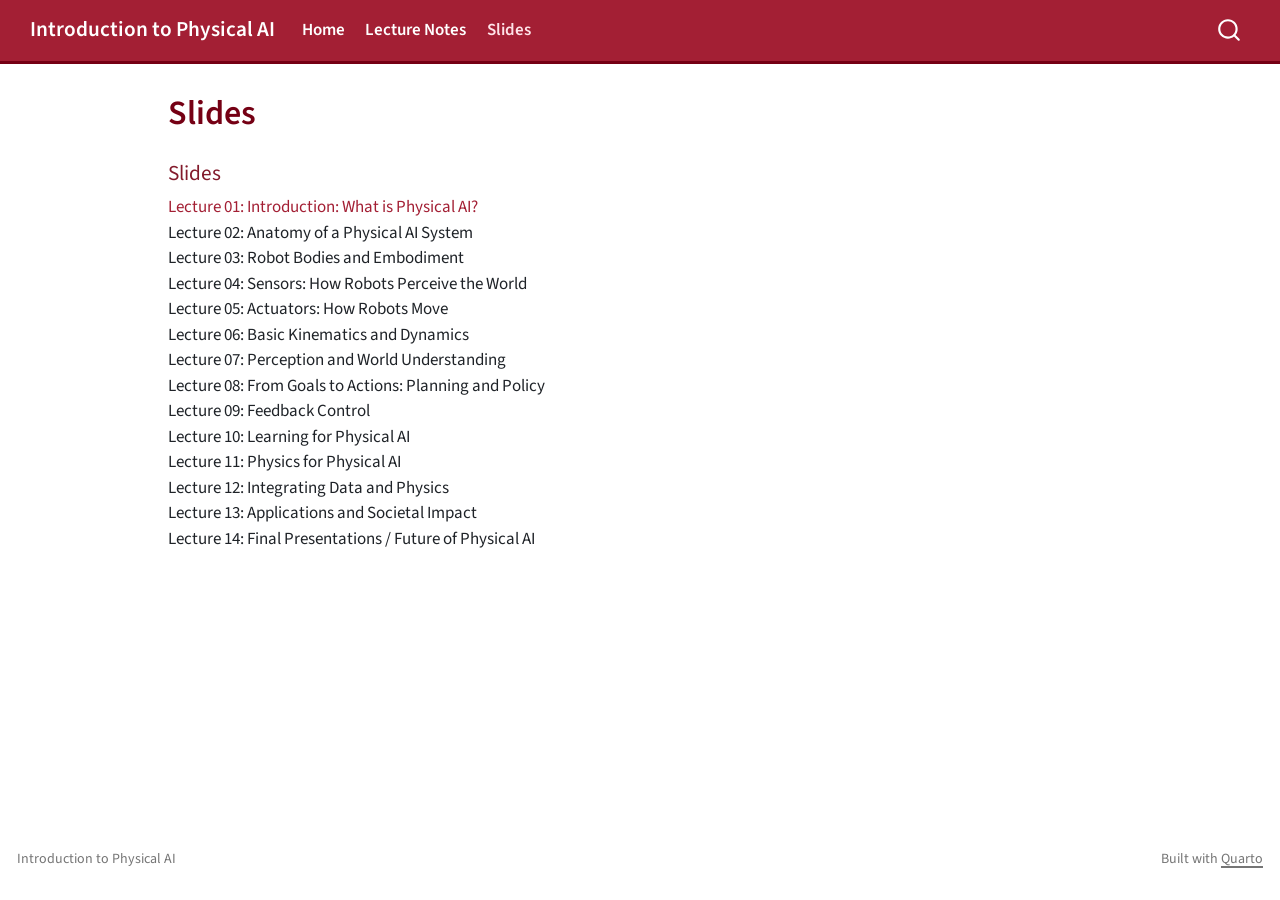
<file: docs/slides/index.html>
<!DOCTYPE html>
<html xmlns="http://www.w3.org/1999/xhtml" lang="en" xml:lang="en"><head>

<meta charset="utf-8">
<meta name="generator" content="quarto-1.9.36">

<meta name="viewport" content="width=device-width, initial-scale=1.0, user-scalable=yes">


<title>Slides – Introduction to Physical AI</title>
<style>
/* Default styles provided by pandoc.
** See https://pandoc.org/MANUAL.html#variables-for-html for config info.
*/
code{white-space: pre-wrap;}
span.smallcaps{font-variant: small-caps;}
div.columns{display: flex; gap: min(4vw, 1.5em);}
div.column{flex: auto; overflow-x: auto;}
div.hanging-indent{margin-left: 1.5em; text-indent: -1.5em;}
ul.task-list{list-style: none;}
ul.task-list li input[type="checkbox"] {
  width: 0.8em;
  margin: 0 0.8em 0.2em -1em; /* quarto-specific, see https://github.com/quarto-dev/quarto-cli/issues/4556 */ 
  vertical-align: middle;
}
</style>


<script src="../site_libs/quarto-nav/quarto-nav.js"></script>
<script src="../site_libs/quarto-nav/headroom.min.js"></script>
<script src="../site_libs/clipboard/clipboard.min.js"></script>
<script src="../site_libs/quarto-search/autocomplete.umd.js"></script>
<script src="../site_libs/quarto-search/fuse.min.js"></script>
<script src="../site_libs/quarto-search/quarto-search.js"></script>
<meta name="quarto:offset" content="../">
<script src="../site_libs/quarto-html/quarto.js" type="module"></script>
<script src="../site_libs/quarto-html/tabsets/tabsets.js" type="module"></script>
<script src="../site_libs/quarto-html/popper.min.js"></script>
<script src="../site_libs/quarto-html/tippy.umd.min.js"></script>
<script src="../site_libs/quarto-html/anchor.min.js"></script>
<link href="../site_libs/quarto-html/tippy.css" rel="stylesheet">
<link href="../site_libs/quarto-html/quarto-syntax-highlighting-845c23b38eaddc0f92fda52bfe77a8c8.css" rel="stylesheet" id="quarto-text-highlighting-styles">
<script src="../site_libs/bootstrap/bootstrap.min.js"></script>
<link href="../site_libs/bootstrap/bootstrap-icons.css" rel="stylesheet">
<link href="../site_libs/bootstrap/bootstrap-47ae49cd88c9343a815cddf6d1a5ff7e.min.css" rel="stylesheet" append-hash="true" id="quarto-bootstrap" data-mode="light">
<script id="quarto-search-options" type="application/json">{
  "location": "navbar",
  "copy-button": false,
  "collapse-after": 3,
  "panel-placement": "end",
  "type": "overlay",
  "limit": 50,
  "keyboard-shortcut": [
    "f",
    "/",
    "s"
  ],
  "show-item-context": false,
  "language": {
    "search-no-results-text": "No results",
    "search-matching-documents-text": "matching documents",
    "search-copy-link-title": "Copy link to search",
    "search-hide-matches-text": "Hide additional matches",
    "search-more-match-text": "more match in this document",
    "search-more-matches-text": "more matches in this document",
    "search-clear-button-title": "Clear",
    "search-text-placeholder": "",
    "search-detached-cancel-button-title": "Cancel",
    "search-submit-button-title": "Submit",
    "search-label": "Search"
  }
}</script>
<style>html{ scroll-behavior: smooth; }</style>


</head>

<body class="nav-fixed quarto-light">

<div id="quarto-search-results"></div>
  <header id="quarto-header" class="headroom fixed-top">
    <nav class="navbar navbar-expand-lg " data-bs-theme="dark">
      <div class="navbar-container container-fluid">
      <div class="navbar-brand-container mx-auto">
    <a class="navbar-brand" href="../index.html">
    <span class="navbar-title">Introduction to Physical AI</span>
    </a>
  </div>
            <div id="quarto-search" class="" title="Search"></div>
          <button class="navbar-toggler" type="button" data-bs-toggle="collapse" data-bs-target="#navbarCollapse" aria-controls="navbarCollapse" role="menu" aria-expanded="false" aria-label="Toggle navigation" onclick="if (window.quartoToggleHeadroom) { window.quartoToggleHeadroom(); }">
  <span class="navbar-toggler-icon"></span>
</button>
          <div class="collapse navbar-collapse" id="navbarCollapse">
            <ul class="navbar-nav navbar-nav-scroll me-auto">
  <li class="nav-item">
    <a class="nav-link" href="../index.html"> 
<span class="menu-text">Home</span></a>
  </li>  
  <li class="nav-item">
    <a class="nav-link" href="../notes/index.html"> 
<span class="menu-text">Lecture Notes</span></a>
  </li>  
  <li class="nav-item">
    <a class="nav-link active" href="../slides/index.html" aria-current="page"> 
<span class="menu-text">Slides</span></a>
  </li>  
</ul>
          </div> <!-- /navcollapse -->
            <div class="quarto-navbar-tools">
</div>
      </div> <!-- /container-fluid -->
    </nav>
</header>
<!-- content -->
<div id="quarto-content" class="quarto-container page-columns page-rows-contents page-layout-article page-navbar">
<!-- sidebar -->
<!-- margin-sidebar -->
    <div id="quarto-margin-sidebar" class="sidebar margin-sidebar zindex-bottom">
        
    </div>
<!-- main -->
<main class="content" id="quarto-document-content">

<header id="title-block-header" class="quarto-title-block default">
<div class="quarto-title">
<h1 class="title">Slides</h1>
</div>



<div class="quarto-title-meta">

    
  
    
  </div>
  


</header>


<section id="slides" class="level4">
<h4 class="anchored" data-anchor-id="slides">Slides</h4>
<div class="lecture-list">
<a href="https://1drv.ms/p/c/831745eefddf18d9/IQDcJe5nNr1aT55wQnANUypHAR9lrb_BRc5bE60a1k5iy3M?e=qC3FmL">Lecture 01: Introduction: What is Physical AI?</a><br> Lecture 02: Anatomy of a Physical AI System<br> Lecture 03: Robot Bodies and Embodiment<br> Lecture 04: Sensors: How Robots Perceive the World<br> Lecture 05: Actuators: How Robots Move<br> Lecture 06: Basic Kinematics and Dynamics<br> Lecture 07: Perception and World Understanding<br> Lecture 08: From Goals to Actions: Planning and Policy<br> Lecture 09: Feedback Control<br> Lecture 10: Learning for Physical AI<br> Lecture 11: Physics for Physical AI<br> Lecture 12: Integrating Data and Physics<br> Lecture 13: Applications and Societal Impact<br> Lecture 14: Final Presentations / Future of Physical AI<br>
</div>


</section></main></div>


 <!-- /main -->
<script id="quarto-html-after-body" type="application/javascript">
  window.document.addEventListener("DOMContentLoaded", function (event) {
    const icon = "";
    const anchorJS = new window.AnchorJS();
    anchorJS.options = {
      placement: 'right',
      icon: icon
    };
    anchorJS.add('.anchored');
    const isCodeAnnotation = (el) => {
      for (const clz of el.classList) {
        if (clz.startsWith('code-annotation-')) {                     
          return true;
        }
      }
      return false;
    }
    const onCopySuccess = function(e) {
      // button target
      const button = e.trigger;
      // don't keep focus
      button.blur();
      // flash "checked"
      button.classList.add('code-copy-button-checked');
      var currentTitle = button.getAttribute("title");
      button.setAttribute("title", "Copied!");
      let tooltip;
      if (window.bootstrap) {
        button.setAttribute("data-bs-toggle", "tooltip");
        button.setAttribute("data-bs-placement", "left");
        button.setAttribute("data-bs-title", "Copied!");
        tooltip = new bootstrap.Tooltip(button, 
          { trigger: "manual", 
            customClass: "code-copy-button-tooltip",
            offset: [0, -8]});
        tooltip.show();    
      }
      setTimeout(function() {
        if (tooltip) {
          tooltip.hide();
          button.removeAttribute("data-bs-title");
          button.removeAttribute("data-bs-toggle");
          button.removeAttribute("data-bs-placement");
        }
        button.setAttribute("title", currentTitle);
        button.classList.remove('code-copy-button-checked');
      }, 1000);
      // clear code selection
      e.clearSelection();
    }
    const getTextToCopy = function(trigger) {
      const outerScaffold = trigger.parentElement.cloneNode(true);
      const codeEl = outerScaffold.querySelector('code');
      for (const childEl of codeEl.children) {
        if (isCodeAnnotation(childEl)) {
          childEl.remove();
        }
      }
      return codeEl.innerText;
    }
    const clipboard = new window.ClipboardJS('.code-copy-button:not([data-in-quarto-modal])', {
      text: getTextToCopy
    });
    clipboard.on('success', onCopySuccess);
    if (window.document.getElementById('quarto-embedded-source-code-modal')) {
      const clipboardModal = new window.ClipboardJS('.code-copy-button[data-in-quarto-modal]', {
        text: getTextToCopy,
        container: window.document.getElementById('quarto-embedded-source-code-modal')
      });
      clipboardModal.on('success', onCopySuccess);
    }
      var localhostRegex = new RegExp(/^(?:http|https):\/\/localhost\:?[0-9]*\//);
      var mailtoRegex = new RegExp(/^mailto:/);
        var filterRegex = new RegExp('/' + window.location.host + '/');
      var isInternal = (href) => {
          return filterRegex.test(href) || localhostRegex.test(href) || mailtoRegex.test(href);
      }
      // Inspect non-navigation links and adorn them if external
     var links = window.document.querySelectorAll('a[href]:not(.nav-link):not(.navbar-brand):not(.toc-action):not(.sidebar-link):not(.sidebar-item-toggle):not(.pagination-link):not(.no-external):not([aria-hidden]):not(.dropdown-item):not(.quarto-navigation-tool):not(.about-link)');
      for (var i=0; i<links.length; i++) {
        const link = links[i];
        if (!isInternal(link.href)) {
          // undo the damage that might have been done by quarto-nav.js in the case of
          // links that we want to consider external
          if (link.dataset.originalHref !== undefined) {
            link.href = link.dataset.originalHref;
          }
        }
      }
    function tippyHover(el, contentFn, onTriggerFn, onUntriggerFn) {
      const config = {
        allowHTML: true,
        maxWidth: 500,
        delay: 100,
        arrow: false,
        appendTo: function(el) {
            return el.parentElement;
        },
        interactive: true,
        interactiveBorder: 10,
        theme: 'quarto',
        placement: 'bottom-start',
      };
      if (contentFn) {
        config.content = contentFn;
      }
      if (onTriggerFn) {
        config.onTrigger = onTriggerFn;
      }
      if (onUntriggerFn) {
        config.onUntrigger = onUntriggerFn;
      }
      window.tippy(el, config); 
    }
    const noterefs = window.document.querySelectorAll('a[role="doc-noteref"]');
    for (var i=0; i<noterefs.length; i++) {
      const ref = noterefs[i];
      tippyHover(ref, function() {
        // use id or data attribute instead here
        let href = ref.getAttribute('data-footnote-href') || ref.getAttribute('href');
        try { href = new URL(href).hash; } catch {}
        const id = href.replace(/^#\/?/, "");
        const note = window.document.getElementById(id);
        if (note) {
          return note.innerHTML;
        } else {
          return "";
        }
      });
    }
    const xrefs = window.document.querySelectorAll('a.quarto-xref');
    const processXRef = (id, note) => {
      // Strip column container classes
      const stripColumnClz = (el) => {
        el.classList.remove("page-full", "page-columns");
        if (el.children) {
          for (const child of el.children) {
            stripColumnClz(child);
          }
        }
      }
      stripColumnClz(note)
      if (id === null || id.startsWith('sec-')) {
        // Special case sections, only their first couple elements
        const container = document.createElement("div");
        if (note.children && note.children.length > 2) {
          container.appendChild(note.children[0].cloneNode(true));
          for (let i = 1; i < note.children.length; i++) {
            const child = note.children[i];
            if (child.tagName === "P" && child.innerText === "") {
              continue;
            } else {
              container.appendChild(child.cloneNode(true));
              break;
            }
          }
          if (window.Quarto?.typesetMath) {
            window.Quarto.typesetMath(container);
          }
          return container.innerHTML
        } else {
          if (window.Quarto?.typesetMath) {
            window.Quarto.typesetMath(note);
          }
          return note.innerHTML;
        }
      } else {
        // Remove any anchor links if they are present
        const anchorLink = note.querySelector('a.anchorjs-link');
        if (anchorLink) {
          anchorLink.remove();
        }
        if (window.Quarto?.typesetMath) {
          window.Quarto.typesetMath(note);
        }
        if (note.classList.contains("callout")) {
          return note.outerHTML;
        } else {
          return note.innerHTML;
        }
      }
    }
    for (var i=0; i<xrefs.length; i++) {
      const xref = xrefs[i];
      tippyHover(xref, undefined, function(instance) {
        instance.disable();
        let url = xref.getAttribute('href');
        let hash = undefined; 
        if (url.startsWith('#')) {
          hash = url;
        } else {
          try { hash = new URL(url).hash; } catch {}
        }
        if (hash) {
          const id = hash.replace(/^#\/?/, "");
          const note = window.document.getElementById(id);
          if (note !== null) {
            try {
              const html = processXRef(id, note.cloneNode(true));
              instance.setContent(html);
            } finally {
              instance.enable();
              instance.show();
            }
          } else {
            // See if we can fetch this
            fetch(url.split('#')[0])
            .then(res => res.text())
            .then(html => {
              const parser = new DOMParser();
              const htmlDoc = parser.parseFromString(html, "text/html");
              const note = htmlDoc.getElementById(id);
              if (note !== null) {
                const html = processXRef(id, note);
                instance.setContent(html);
              } 
            }).finally(() => {
              instance.enable();
              instance.show();
            });
          }
        } else {
          // See if we can fetch a full url (with no hash to target)
          // This is a special case and we should probably do some content thinning / targeting
          fetch(url)
          .then(res => res.text())
          .then(html => {
            const parser = new DOMParser();
            const htmlDoc = parser.parseFromString(html, "text/html");
            const note = htmlDoc.querySelector('main.content');
            if (note !== null) {
              // This should only happen for chapter cross references
              // (since there is no id in the URL)
              // remove the first header
              if (note.children.length > 0 && note.children[0].tagName === "HEADER") {
                note.children[0].remove();
              }
              const html = processXRef(null, note);
              instance.setContent(html);
            } 
          }).finally(() => {
            instance.enable();
            instance.show();
          });
        }
      }, function(instance) {
      });
    }
        let selectedAnnoteEl;
        const selectorForAnnotation = ( cell, annotation) => {
          let cellAttr = 'data-code-cell="' + cell + '"';
          let lineAttr = 'data-code-annotation="' +  annotation + '"';
          const selector = 'span[' + cellAttr + '][' + lineAttr + ']';
          return selector;
        }
        const selectCodeLines = (annoteEl) => {
          const doc = window.document;
          const targetCell = annoteEl.getAttribute("data-target-cell");
          const targetAnnotation = annoteEl.getAttribute("data-target-annotation");
          const annoteSpan = window.document.querySelector(selectorForAnnotation(targetCell, targetAnnotation));
          const lines = annoteSpan.getAttribute("data-code-lines").split(",");
          const lineIds = lines.map((line) => {
            return targetCell + "-" + line;
          })
          let top = null;
          let height = null;
          let parent = null;
          if (lineIds.length > 0) {
              //compute the position of the single el (top and bottom and make a div)
              const el = window.document.getElementById(lineIds[0]);
              top = el.offsetTop;
              height = el.offsetHeight;
              parent = el.parentElement.parentElement;
            if (lineIds.length > 1) {
              const lastEl = window.document.getElementById(lineIds[lineIds.length - 1]);
              const bottom = lastEl.offsetTop + lastEl.offsetHeight;
              height = bottom - top;
            }
            if (top !== null && height !== null && parent !== null) {
              // cook up a div (if necessary) and position it 
              let div = window.document.getElementById("code-annotation-line-highlight");
              if (div === null) {
                div = window.document.createElement("div");
                div.setAttribute("id", "code-annotation-line-highlight");
                div.style.position = 'absolute';
                parent.appendChild(div);
              }
              div.style.top = top - 2 + "px";
              div.style.height = height + 4 + "px";
              div.style.left = 0;
              let gutterDiv = window.document.getElementById("code-annotation-line-highlight-gutter");
              if (gutterDiv === null) {
                gutterDiv = window.document.createElement("div");
                gutterDiv.setAttribute("id", "code-annotation-line-highlight-gutter");
                gutterDiv.style.position = 'absolute';
                const codeCell = window.document.getElementById(targetCell);
                const gutter = codeCell.querySelector('.code-annotation-gutter');
                gutter.appendChild(gutterDiv);
              }
              gutterDiv.style.top = top - 2 + "px";
              gutterDiv.style.height = height + 4 + "px";
            }
            selectedAnnoteEl = annoteEl;
          }
        };
        const unselectCodeLines = () => {
          const elementsIds = ["code-annotation-line-highlight", "code-annotation-line-highlight-gutter"];
          elementsIds.forEach((elId) => {
            const div = window.document.getElementById(elId);
            if (div) {
              div.remove();
            }
          });
          selectedAnnoteEl = undefined;
        };
          // Handle positioning of the toggle
      window.addEventListener(
        "resize",
        throttle(() => {
          elRect = undefined;
          if (selectedAnnoteEl) {
            selectCodeLines(selectedAnnoteEl);
          }
        }, 10)
      );
      function throttle(fn, ms) {
      let throttle = false;
      let timer;
        return (...args) => {
          if(!throttle) { // first call gets through
              fn.apply(this, args);
              throttle = true;
          } else { // all the others get throttled
              if(timer) clearTimeout(timer); // cancel #2
              timer = setTimeout(() => {
                fn.apply(this, args);
                timer = throttle = false;
              }, ms);
          }
        };
      }
        // Attach click handler to the DT
        const annoteDls = window.document.querySelectorAll('dt[data-target-cell]');
        for (const annoteDlNode of annoteDls) {
          annoteDlNode.addEventListener('click', (event) => {
            const clickedEl = event.target;
            if (clickedEl !== selectedAnnoteEl) {
              unselectCodeLines();
              const activeEl = window.document.querySelector('dt[data-target-cell].code-annotation-active');
              if (activeEl) {
                activeEl.classList.remove('code-annotation-active');
              }
              selectCodeLines(clickedEl);
              clickedEl.classList.add('code-annotation-active');
            } else {
              // Unselect the line
              unselectCodeLines();
              clickedEl.classList.remove('code-annotation-active');
            }
          });
        }
    const findCites = (el) => {
      const parentEl = el.parentElement;
      if (parentEl) {
        const cites = parentEl.dataset.cites;
        if (cites) {
          return {
            el,
            cites: cites.split(' ')
          };
        } else {
          return findCites(el.parentElement)
        }
      } else {
        return undefined;
      }
    };
    var bibliorefs = window.document.querySelectorAll('a[role="doc-biblioref"]');
    for (var i=0; i<bibliorefs.length; i++) {
      const ref = bibliorefs[i];
      const citeInfo = findCites(ref);
      if (citeInfo) {
        tippyHover(citeInfo.el, function() {
          var popup = window.document.createElement('div');
          citeInfo.cites.forEach(function(cite) {
            var citeDiv = window.document.createElement('div');
            citeDiv.classList.add('hanging-indent');
            citeDiv.classList.add('csl-entry');
            var biblioDiv = window.document.getElementById('ref-' + cite);
            if (biblioDiv) {
              citeDiv.innerHTML = biblioDiv.innerHTML;
            }
            popup.appendChild(citeDiv);
          });
          return popup.innerHTML;
        });
      }
    }
  });
  </script>
 <!-- /content -->
<footer class="footer">
  <div class="nav-footer">
    <div class="nav-footer-left">
<p>Introduction to Physical AI</p>
</div>   
    <div class="nav-footer-center">
      &nbsp;
    </div>
    <div class="nav-footer-right">
<p>Built with <a href="https://quarto.org">Quarto</a></p>
</div>
  </div>
</footer>




<script src="../site_libs/quarto-html/zenscroll-min.js"></script>
</body></html>
</file>
<file: docs/site_libs/quarto-html/tippy.css>
.tippy-box[data-animation=fade][data-state=hidden]{opacity:0}[data-tippy-root]{max-width:calc(100vw - 10px)}.tippy-box{position:relative;background-color:#333;color:#fff;border-radius:4px;font-size:14px;line-height:1.4;white-space:normal;outline:0;transition-property:transform,visibility,opacity}.tippy-box[data-placement^=top]>.tippy-arrow{bottom:0}.tippy-box[data-placement^=top]>.tippy-arrow:before{bottom:-7px;left:0;border-width:8px 8px 0;border-top-color:initial;transform-origin:center top}.tippy-box[data-placement^=bottom]>.tippy-arrow{top:0}.tippy-box[data-placement^=bottom]>.tippy-arrow:before{top:-7px;left:0;border-width:0 8px 8px;border-bottom-color:initial;transform-origin:center bottom}.tippy-box[data-placement^=left]>.tippy-arrow{right:0}.tippy-box[data-placement^=left]>.tippy-arrow:before{border-width:8px 0 8px 8px;border-left-color:initial;right:-7px;transform-origin:center left}.tippy-box[data-placement^=right]>.tippy-arrow{left:0}.tippy-box[data-placement^=right]>.tippy-arrow:before{left:-7px;border-width:8px 8px 8px 0;border-right-color:initial;transform-origin:center right}.tippy-box[data-inertia][data-state=visible]{transition-timing-function:cubic-bezier(.54,1.5,.38,1.11)}.tippy-arrow{width:16px;height:16px;color:#333}.tippy-arrow:before{content:"";position:absolute;border-color:transparent;border-style:solid}.tippy-content{position:relative;padding:5px 9px;z-index:1}
</file>
<file: docs/site_libs/quarto-html/quarto-syntax-highlighting-845c23b38eaddc0f92fda52bfe77a8c8.css>
/* quarto syntax highlight colors */
:root {
  --quarto-hl-ot-color: #003B4F;
  --quarto-hl-at-color: #657422;
  --quarto-hl-ss-color: #20794D;
  --quarto-hl-an-color: #5E5E5E;
  --quarto-hl-fu-color: #4758AB;
  --quarto-hl-st-color: #20794D;
  --quarto-hl-cf-color: #003B4F;
  --quarto-hl-op-color: #5E5E5E;
  --quarto-hl-er-color: #AD0000;
  --quarto-hl-bn-color: #AD0000;
  --quarto-hl-al-color: #AD0000;
  --quarto-hl-va-color: #111111;
  --quarto-hl-bu-color: inherit;
  --quarto-hl-ex-color: inherit;
  --quarto-hl-pp-color: #AD0000;
  --quarto-hl-in-color: #5E5E5E;
  --quarto-hl-vs-color: #20794D;
  --quarto-hl-wa-color: #5E5E5E;
  --quarto-hl-do-color: #5E5E5E;
  --quarto-hl-im-color: #00769E;
  --quarto-hl-ch-color: #20794D;
  --quarto-hl-dt-color: #AD0000;
  --quarto-hl-fl-color: #AD0000;
  --quarto-hl-co-color: #5E5E5E;
  --quarto-hl-cv-color: #5E5E5E;
  --quarto-hl-cn-color: #8f5902;
  --quarto-hl-sc-color: #5E5E5E;
  --quarto-hl-dv-color: #AD0000;
  --quarto-hl-kw-color: #003B4F;
}

/* other quarto variables */
:root {
  --quarto-font-monospace: SFMono-Regular, Menlo, Monaco, Consolas, "Liberation Mono", "Courier New", monospace;
}

/* syntax highlight based on Pandoc's rules */
pre > code.sourceCode > span {
  color: #003B4F;
}

code.sourceCode > span {
  color: #003B4F;
}

div.sourceCode,
div.sourceCode pre.sourceCode {
  color: #003B4F;
}

/* Normal */
code span {
  color: #003B4F;
}

/* Alert */
code span.al {
  color: #AD0000;
  font-style: inherit;
}

/* Annotation */
code span.an {
  color: #5E5E5E;
  font-style: inherit;
}

/* Attribute */
code span.at {
  color: #657422;
  font-style: inherit;
}

/* BaseN */
code span.bn {
  color: #AD0000;
  font-style: inherit;
}

/* BuiltIn */
code span.bu {
  font-style: inherit;
}

/* ControlFlow */
code span.cf {
  color: #003B4F;
  font-weight: bold;
  font-style: inherit;
}

/* Char */
code span.ch {
  color: #20794D;
  font-style: inherit;
}

/* Constant */
code span.cn {
  color: #8f5902;
  font-style: inherit;
}

/* Comment */
code span.co {
  color: #5E5E5E;
  font-style: inherit;
}

/* CommentVar */
code span.cv {
  color: #5E5E5E;
  font-style: italic;
}

/* Documentation */
code span.do {
  color: #5E5E5E;
  font-style: italic;
}

/* DataType */
code span.dt {
  color: #AD0000;
  font-style: inherit;
}

/* DecVal */
code span.dv {
  color: #AD0000;
  font-style: inherit;
}

/* Error */
code span.er {
  color: #AD0000;
  font-style: inherit;
}

/* Extension */
code span.ex {
  font-style: inherit;
}

/* Float */
code span.fl {
  color: #AD0000;
  font-style: inherit;
}

/* Function */
code span.fu {
  color: #4758AB;
  font-style: inherit;
}

/* Import */
code span.im {
  color: #00769E;
  font-style: inherit;
}

/* Information */
code span.in {
  color: #5E5E5E;
  font-style: inherit;
}

/* Keyword */
code span.kw {
  color: #003B4F;
  font-weight: bold;
  font-style: inherit;
}

/* Operator */
code span.op {
  color: #5E5E5E;
  font-style: inherit;
}

/* Other */
code span.ot {
  color: #003B4F;
  font-style: inherit;
}

/* Preprocessor */
code span.pp {
  color: #AD0000;
  font-style: inherit;
}

/* SpecialChar */
code span.sc {
  color: #5E5E5E;
  font-style: inherit;
}

/* SpecialString */
code span.ss {
  color: #20794D;
  font-style: inherit;
}

/* String */
code span.st {
  color: #20794D;
  font-style: inherit;
}

/* Variable */
code span.va {
  color: #111111;
  font-style: inherit;
}

/* VerbatimString */
code span.vs {
  color: #20794D;
  font-style: inherit;
}

/* Warning */
code span.wa {
  color: #5E5E5E;
  font-style: italic;
}

.prevent-inlining {
  content: "</";
}

/*# sourceMappingURL=ac89f0bb514bba72461919f78549e31c.css.map */
</file>
